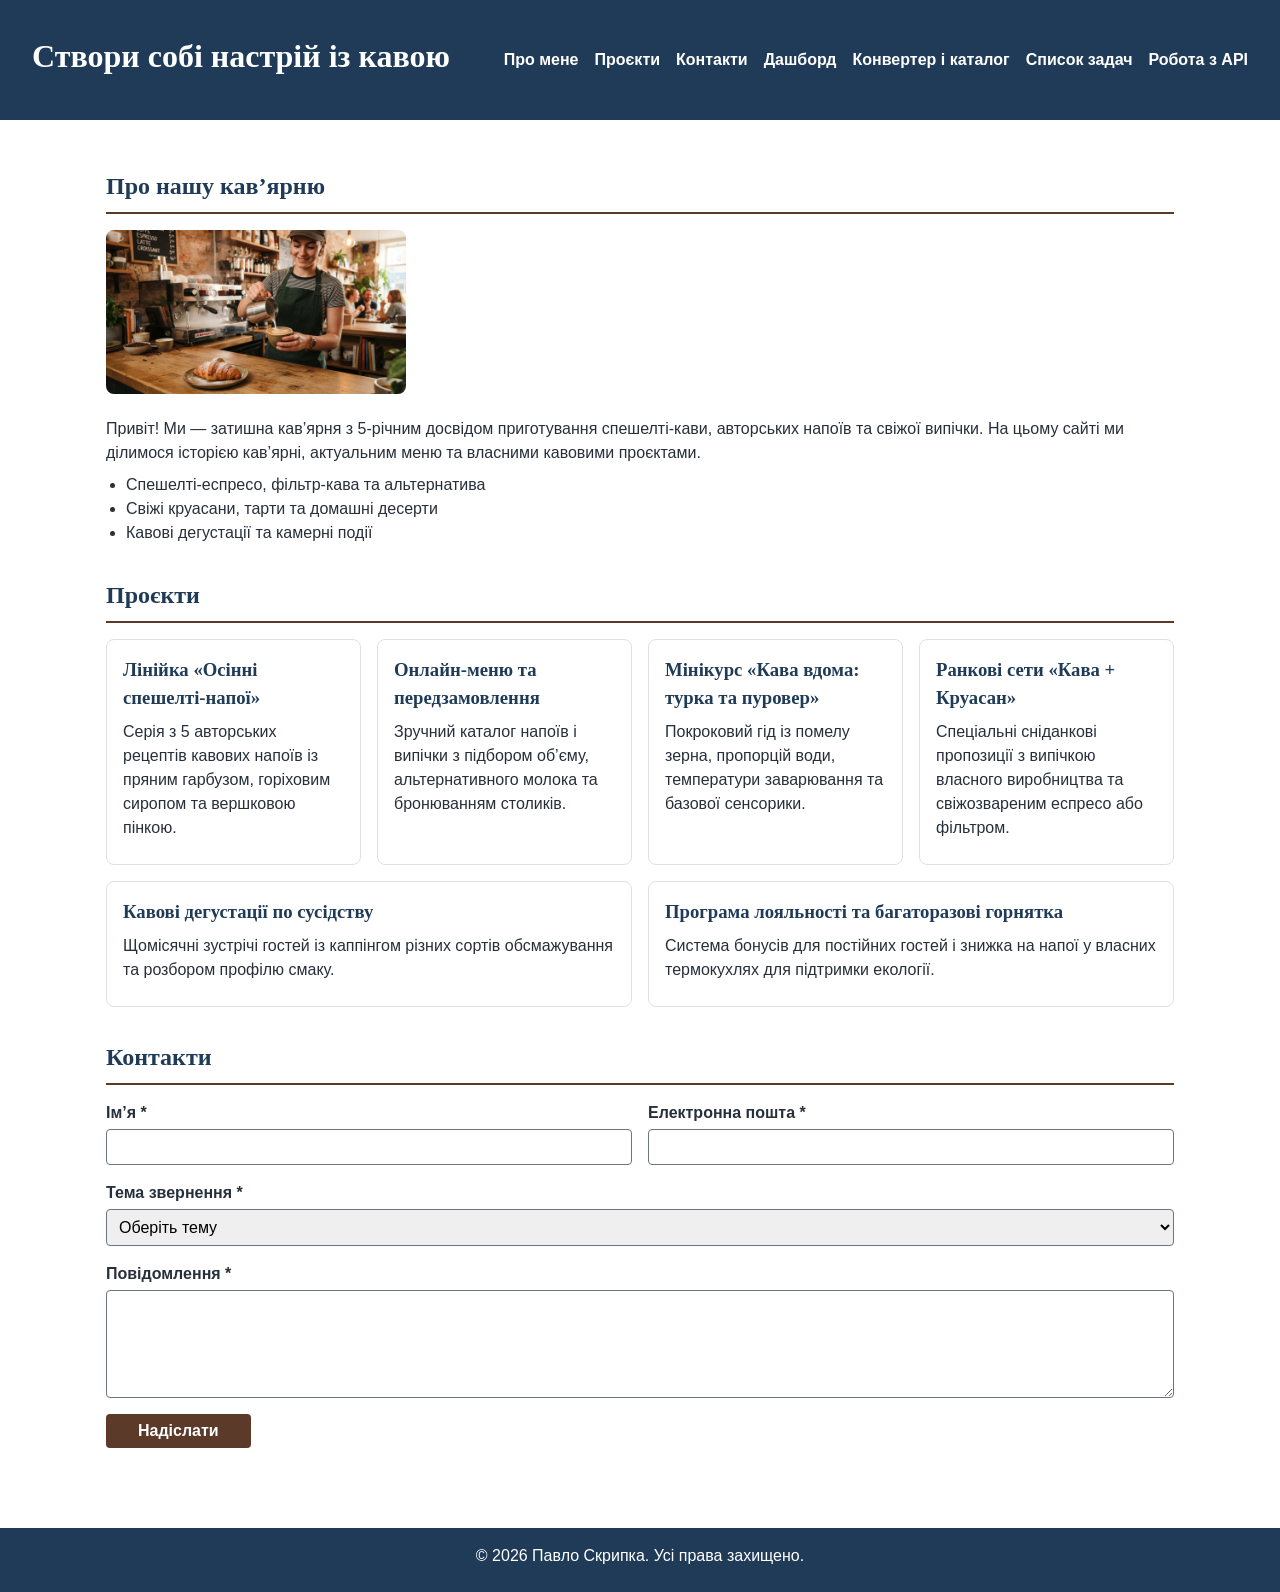
<file: index.html>
<!DOCTYPE html>
<html lang="uk">
<head>
  <meta charset="UTF-8">
  <meta name="viewport" content="width=device-width, initial-scale=1.0">
  <title>Портфоліо - Кав’ярня по сусідству</title>
  <link rel="stylesheet" href="styles.css">
</head>
<body>
  <header>
    <h1>Створи собі настрій із кавою</h1>
    <nav>
      <a href="#about">Про мене</a>
      <a href="#projects">Проєкти</a>
      <a href="#contact">Контакти</a>
      <a href="dashboard.html">Дашборд</a>
      <a href="lab6.html">Конвертер і каталог</a>
      <a href="todo.html">Список задач</a>
      <a href="api.html">Робота з API</a>
    </nav>
  </header>

  <main>
    <section id="about">
      <h2>Про нашу кав’ярню</h2>
      <img src="Gemini_Generated_Image_p0v4amp0v4amp0v4.jpg"
        alt="Бариста кав’ярні готує спешелті-еспресо на професійній кавомашині"
        width="300">
      <p>
        Привіт! Ми — затишна кав’ярня з 5-річним досвідом
        приготування
        спешелті-кави, авторських напоїв та свіжої випічки. На
        цьому
        сайті ми ділимося історією кав’ярні, актуальним меню та власними
        кавовими проєктами.
      </p>
      <ul>
        <li>Спешелті-еспресо, фільтр-кава та альтернатива</li>
        <li>Свіжі круасани, тарти та домашні десерти</li>
        <li>Кавові дегустації та камерні події</li>
      </ul>
    </section>

    <section id="projects">
      <h2>Проєкти</h2>
      <div class="projects-list">
        <article>
          <h3>Лінійка «Осінні спешелті-напої»</h3>
          <p>Серія з 5 авторських рецептів кавових напоїв із
            пряним гарбузом, горіховим сиропом та вершковою пінкою.</p>
        </article>
        <article>
          <h3>Онлайн-меню та передзамовлення</h3>
          <p>Зручний каталог напоїв і випічки з підбором об’єму,
            альтернативного молока та бронюванням столиків.</p>
        </article>
        <article>
          <h3>Мінікурс «Кава вдома: турка та пуровер»</h3>
          <p>Покроковий гід із помелу зерна, пропорцій води,
            температури заварювання та базової сенсорики.</p>
        </article>
        <article>
          <h3>Ранкові сети «Кава + Круасан»</h3>
          <p>Спеціальні сніданкові пропозиції з випічкою власного
            виробництва та свіжозвареним еспресо або фільтром.</p>
        </article>
        <article>
          <h3>Кавові дегустації по сусідству</h3>
          <p>Щомісячні зустрічі гостей із каппінгом різних сортів
            обсмажування та розбором профілю смаку.</p>
        </article>
        <article>
          <h3>Програма лояльності та багаторазові горнятка</h3>
          <p>Система бонусів для постійних гостей і знижка на напої
            у власних термокухлях для підтримки екології.</p>
        </article>
      </div>
    </section>

    <section id="contact">
      <h2>Контакти</h2>
      <form action="#" method="post">
        <div class="form-row">
          <div>
            <label for="name">Ім’я *</label>
            <input type="text" id="name" name="name"
              required minlength="2" maxlength="50">
          </div>
          <div>
            <label for="email">Електронна пошта *</label>
            <input type="email" id="email" name="email" required>
          </div>
        </div>
        <label for="topic">Тема звернення *</label>
        <select id="topic" name="topic" required>
          <option value="" disabled selected>Оберіть тему</option>
          <option value="general">Загальне питання</option>
          <option value="work">Замовлення напоїв / Бронювання столика</option>
          <option value="coop">Пропозиція співпраці або постачання</option>
        </select>
        <label for="message">Повідомлення *</label>
        <textarea id="message" name="message"
          required maxlength="500"
          rows="5"></textarea>
        <button type="submit">Надіслати</button>
      </form>
    </section>
  </main>

  <footer>
    <p>&copy; 2026 Павло Скрипка. Усі права захищено.</p>
  </footer>
</body>
</html>
</file>
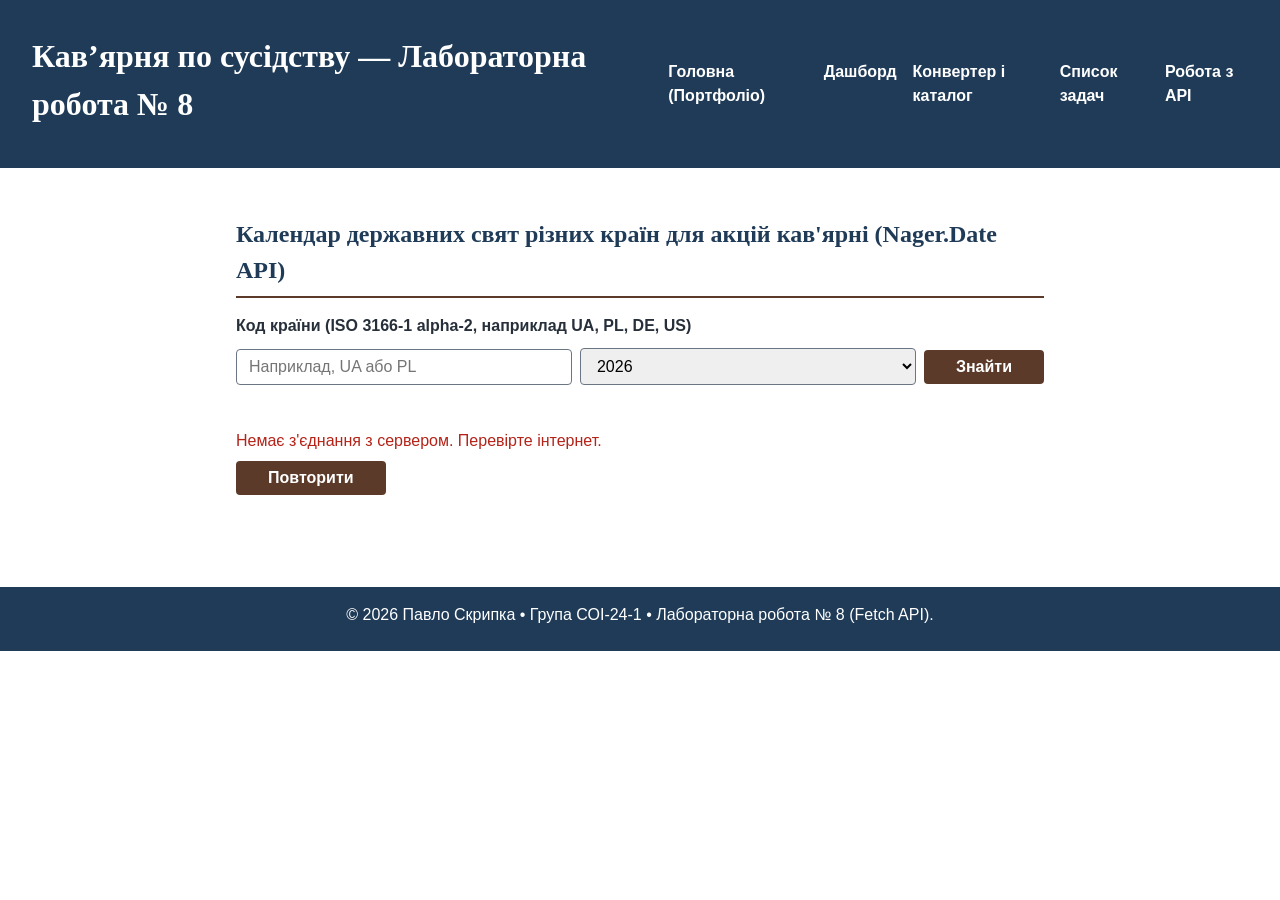
<file: api.html>
<!DOCTYPE html>
<html lang="uk">
<head>
  <meta charset="UTF-8" />
  <meta name="viewport" content="width=device-width, initial-scale=1.0" />
  <title>REST API через Fetch — Календар свят для акцій кав'ярні (ЛР8)</title>
  <link rel="stylesheet" href="styles.css" />
  <link rel="stylesheet" href="api.css" />
  <script src="api.js" defer></script>
</head>
<body>
  <header>
    <h1>Кав’ярня по сусідству — Лабораторна робота № 8</h1>
    <nav>
      <a href="index.html">Головна (Портфоліо)</a>
      <a href="dashboard.html">Дашборд</a>
      <a href="lab6.html">Конвертер і каталог</a>
      <a href="todo.html">Список задач</a>
      <a href="api.html">Робота з АРІ</a>
    </nav>
  </header>

  <main class="app">
    <section id="api-section">
      <h2 id="app-title">Календар державних свят різних країн для акцій кав'ярні (Nager.Date API)</h2>

      <form id="search-form" novalidate>
        <label for="query-input" id="query-label">Код країни (ISO 3166-1 alpha-2, наприклад UA, PL, DE, US)</label>
        <input
          id="query-input"
          type="search"
          maxlength="10"
          autocomplete="off"
          placeholder="Наприклад, UA або PL"
        />
        <select id="year-select" aria-label="Рік свят">
          <option value="2026" selected>2026</option>
          <option value="2025">2025</option>
          <option value="2027">2027</option>
        </select>
        <button type="submit" id="submit-btn">Знайти</button>
      </form>

      <p id="form-error" class="error" role="alert"></p>

      <!-- Контейнер для додаткової функції Г (Обране в localStorage) -->
      <div id="favorites-box" class="favorites-box" hidden>
        <h3>Обране для акцій кав'ярні</h3>
        <ul id="favorites-list" class="places"></ul>
      </div>

      <!-- Область відображення станів loading / empty / error -->
      <div id="status" role="status" aria-live="polite"></div>

      <!-- Проміжний список вибору -->
      <ul id="places" class="places"></ul>

      <!-- Основний контейнер результатів з АРІ -->
      <section id="result" aria-live="polite"></section>

      <div class="pagination-box">
        <button type="button" id="load-more-btn" hidden>Показати ще</button>
      </div>
    </section>
  </main>

  <footer>
    <p>&copy; 2026 Павло Скрипка • Група СОІ-24-1 • Лабораторна робота № 8 (Fetch API).</p>
  </footer>
</body>
</html>
</file>
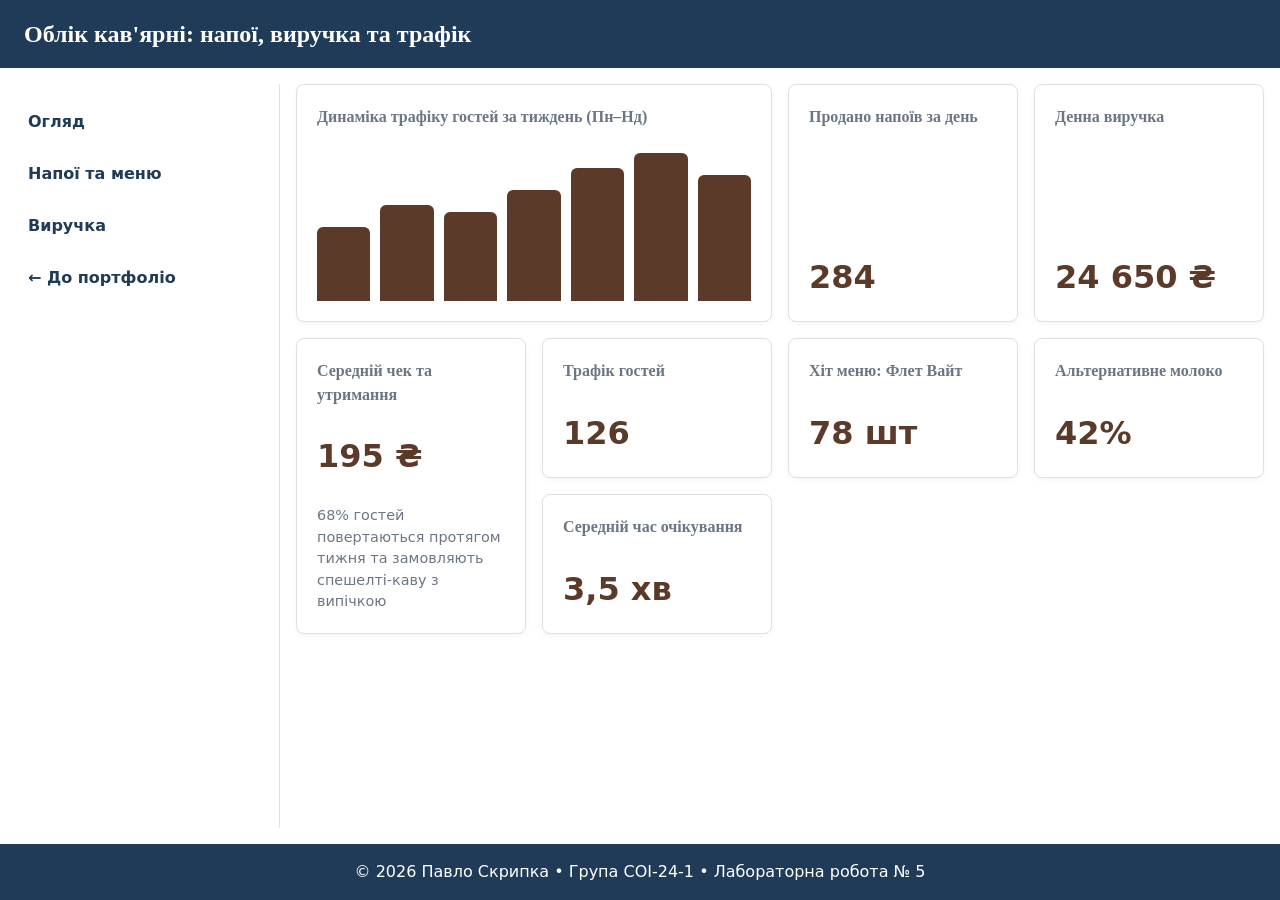
<file: dashboard.html>
<!DOCTYPE html>
<html lang="uk">
<head>
  <meta charset="UTF-8">
  <meta name="viewport" content="width=device-width, initial-scale=1.0">
  <title>Дашборд — Облік кав'ярні: напої, виручка та трафік</title>
  <link rel="stylesheet" href="styles.css">
  <link rel="stylesheet" href="dashboard.css">
</head>
<body>
  <div class="layout">
    <header class="layout_header">
      <h1>Облік кав'ярні: напої, виручка та трафік</h1>
    </header>

    <aside class="layout_sidebar">
      <nav aria-label="Розділи дашборду">
        <ul>
          <li><a href="#">Огляд</a></li>
          <li><a href="#">Напої та меню</a></li>
          <li><a href="#">Виручка</a></li>
          <li><a href="index.html">← До портфоліо</a></li>
        </ul>
      </nav>
    </aside>

    <main class="layout_main">
      <section class="cards" aria-label="Ключові показники">
        <article class="card card--wide">
          <h2>Динаміка трафіку гостей за тиждень (Пн–Нд)</h2>
          <div class="chart" role="img" aria-label="Стовпчикова діаграма трафіку за сім днів">
            <span style="--h: 50%" title="Понеділок: 50%"></span>
            <span style="--h: 65%" title="Вівторок: 65%"></span>
            <span style="--h: 60%" title="Середа: 60%"></span>
            <span style="--h: 75%" title="Четвер: 75%"></span>
            <span style="--h: 90%" title="П'ятниця: 90%"></span>
            <span style="--h: 100%" title="Субота: 100%"></span>
            <span style="--h: 85%" title="Неділя: 85%"></span>
          </div>
        </article>

        <article class="card">
          <h2>Продано напоїв за день</h2>
          <p class="card_value">284</p>
        </article>

        <article class="card">
          <h2>Денна виручка</h2>
          <p class="card_value">24 650 ₴</p>
        </article>

        <article class="card card--tall">
          <h2>Середній чек та утримання</h2>
          <p class="card_value">195 ₴</p>
          <p class="card_note">68% гостей повертаються протягом тижня та замовляють спешелті-каву з випічкою</p>
        </article>

        <article class="card">
          <h2>Трафік гостей</h2>
          <p class="card_value">126</p>
        </article>

        <article class="card">
          <h2>Хіт меню: Флет Вайт</h2>
          <p class="card_value">78 шт</p>
        </article>

        <article class="card">
          <h2>Альтернативне молоко</h2>
          <p class="card_value">42%</p>
        </article>

        <article class="card">
          <h2>Середній час очікування</h2>
          <p class="card_value">3,5 хв</p>
        </article>
      </section>
    </main>

    <footer class="layout_footer">
      <p>© 2026 Павло Скрипка • Група СОІ-24-1 • Лабораторна робота № 5</p>
    </footer>
  </div>
</body>
</html>
</file>
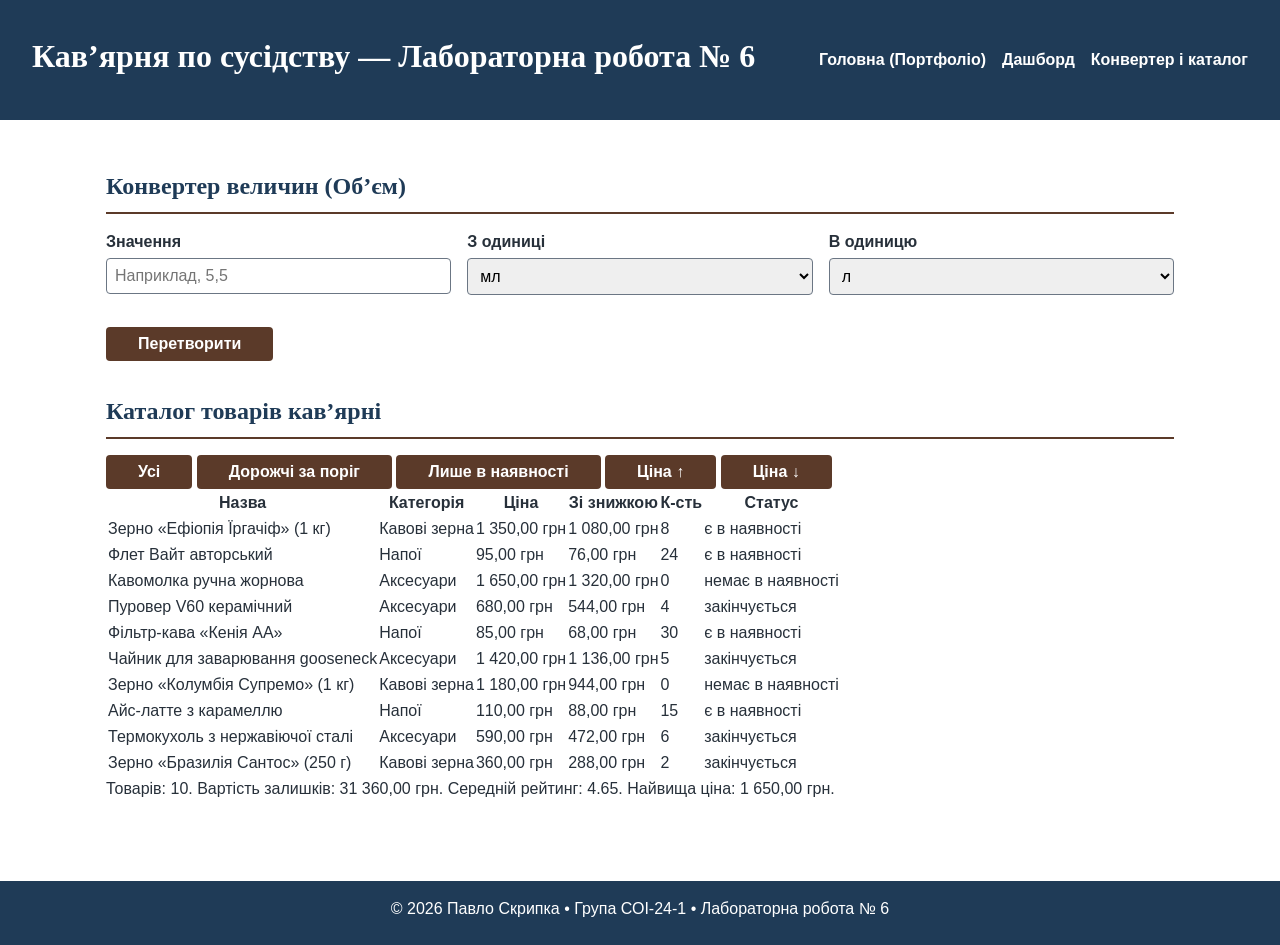
<file: lab6.html>
<!DOCTYPE html>
<html lang="uk">
<head>
  <meta charset="UTF-8" />
  <meta name="viewport" content="width=device-width, initial-scale=1.0" />
  <title>JavaScript: логіка та дані — Кав’ярня по сусідству (ЛР6)</title>
  <link rel="stylesheet" href="styles.css" />
  <script src="lab6.js" defer></script>
</head>
<body>
  <header>
    <h1>Кав’ярня по сусідству — Лабораторна робота № 6</h1>
    <nav>
      <a href="index.html">Головна (Портфоліо)</a>
      <a href="dashboard.html">Дашборд</a>
      <a href="lab6.html">Конвертер і каталог</a>
    </nav>
  </header>

  <main>
    <section id="converter-section" aria-labelledby="conv-title">
      <h2 id="conv-title">Конвертер величин (Об’єм)</h2>
      <form id="converter">
        <div class="form-row">
          <div>
            <label for="value">Значення</label>
            <input id="value" type="text" inputmode="decimal"
              placeholder="Наприклад, 5,5" />
          </div>
          <div>
            <label for="from">З одиниці</label>
            <select id="from"></select>
          </div>
          <div>
            <label for="to">В одиницю</label>
            <select id="to"></select>
          </div>
        </div>
        <button type="submit">Перетворити</button>
      </form>
      <p id="conv-result" role="status"></p>
    </section>

    <section id="catalog-section" aria-labelledby="data-title">
      <h2 id="data-title">Каталог товарів кав’ярні</h2>
      <div class="toolbar">
        <button type="button" data-action="all">Усі</button>
        <button type="button" data-action="expensive">Дорожчі за поріг</button>
        <button type="button" data-action="available">Лише в наявності</button>
        <button type="button" data-action="sort-asc">Ціна ↑</button>
        <button type="button" data-action="sort-desc">Ціна ↓</button>
      </div>
      <div class="table-wrap">
        <table>
          <thead>
            <tr>
              <th>Назва</th>
              <th>Категорія</th>
              <th>Ціна</th>
              <th>Зі знижкою</th>
              <th>К-сть</th>
              <th>Статус</th>
            </tr>
          </thead>
          <tbody id="products-body"></tbody>
        </table>
      </div>
      <p id="summary"></p>
    </section>
  </main>

  <footer>
    <p>&copy; 2026 Павло Скрипка • Група СОІ-24-1 • Лабораторна робота № 6</p>
  </footer>
</body>
</html>
</file>
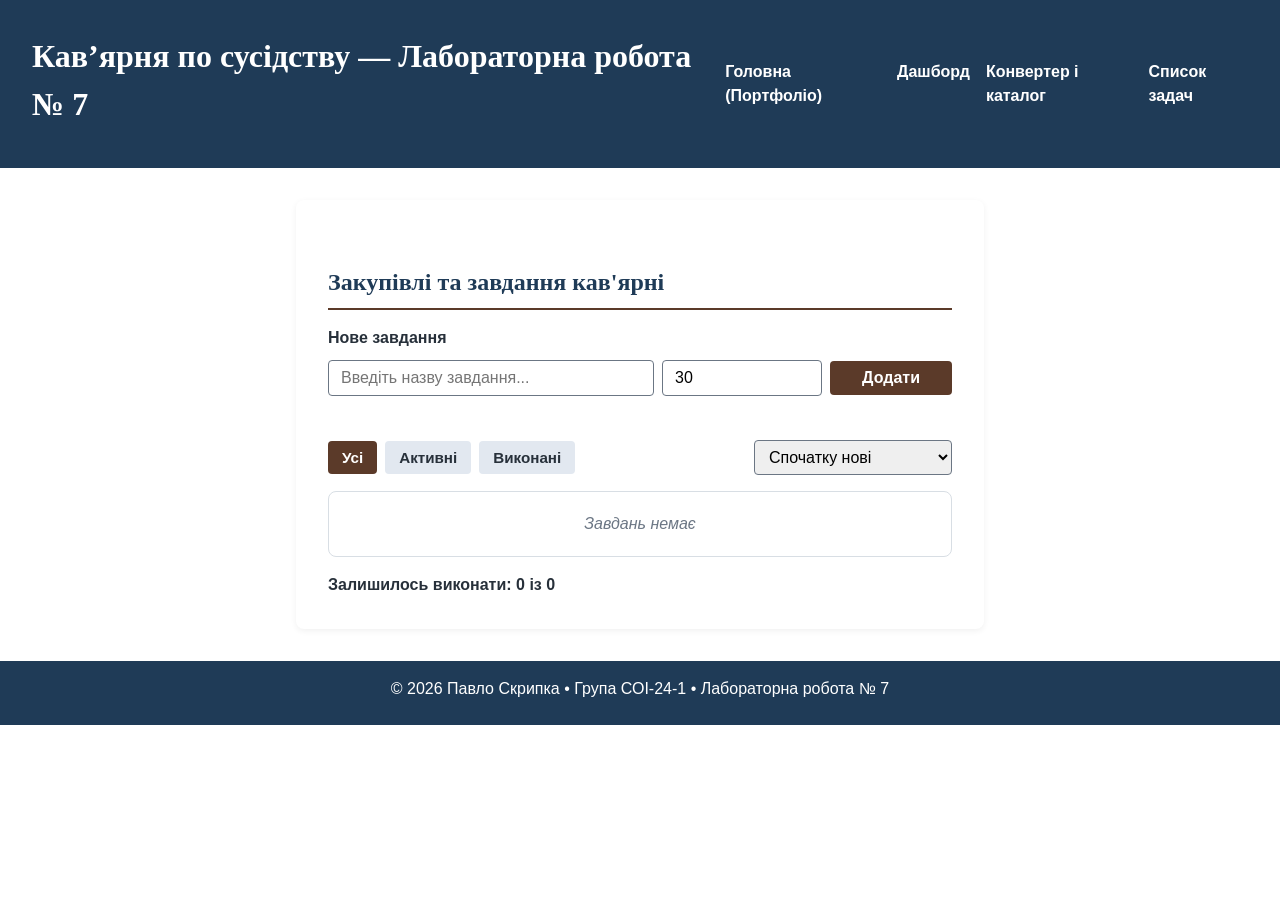
<file: todo.html>
<!DOCTYPE html>
<html lang="uk">
<head>
  <meta charset="UTF-8" />
  <meta name="viewport" content="width=device-width, initial-scale=1.0" />
  <title>To-Do List — Закупівлі та завдання кав'ярні (ЛР7)</title>
  <link rel="stylesheet" href="styles.css" />
  <link rel="stylesheet" href="todo.css" />
  <script src="todo.js" defer></script>
</head>
<body>
  <header>
    <h1>Кав’ярня по сусідству — Лабораторна робота № 7</h1>
    <nav>
      <a href="index.html">Головна (Портфоліо)</a>
      <a href="dashboard.html">Дашборд</a>
      <a href="lab6.html">Конвертер і каталог</a>
      <a href="todo.html">Список задач</a>
    </nav>
  </header>

  <main class="todo">
    <section class="todo-card">
      <h2>Закупівлі та завдання кав'ярні</h2>

      <form id="todo-form" novalidate>
        <label for="todo-text">Нове завдання</label>
        <input id="todo-text" type="text" maxlength="100"
          autocomplete="off" placeholder="Введіть назву завдання..." />
        <input id="todo-minutes" type="number" min="5" max="480" step="5"
          value="30" placeholder="Час, хв" aria-label="Оцінка часу у хвилинах" />
        <button type="submit">Додати</button>
      </form>

      <p id="form-error" class="error" role="alert"></p>

      <div class="todo-controls">
        <div class="filters" role="group" aria-label="Фільтр завдань">
          <button type="button" data-filter="all" class="is-active">Усі</button>
          <button type="button" data-filter="active">Активні</button>
          <button type="button" data-filter="done">Виконані</button>
        </div>

        <select id="todo-sort" aria-label="Сортування завдань">
          <option value="newest" selected>Спочатку нові</option>
          <option value="oldest">Спочатку старі</option>
          <option value="az">За алфавітом (А→Я)</option>
        </select>
      </div>

      <ul id="todo-list"></ul>
      <p id="todo-counter" aria-live="polite"></p>
    </section>
  </main>

  <footer>
    <p>&copy; 2026 Павло Скрипка • Група СОІ-24-1 • Лабораторна робота № 7</p>
  </footer>
</body>
</html>
</file>
<file: styles.css>
/* 1. Базове скидання стилів (CSS Reset) */
* {
  box-sizing: border-box;
  margin: 0;
  padding: 0;
}

/* 2. Оголошення глобальних CSS-змінних */
:root {
  --color-primary: #1f3b57;
  --color-accent: #5B3A29;
  --color-bg: #ffffff;
  --color-text: #27303a;
  --color-muted: #6b7684;
  --color-border: #e0e0e0;
  --font-heading: Georgia, serif;
  --spacing-sm: 8px;
  --spacing-md: 16px;
  --spacing-lg: 32px;
  --radius: 8px;
}

/* 3. Базові стилі сторінки та макета */
body {
  font-family: "Segoe UI", Arial, sans-serif;
  line-height: 1.5;
  background-color: var(--color-bg);
  color: var(--color-text);
}

main {
  max-width: 1100px;
  margin: 0 auto;
  padding: var(--spacing-md);
}

section {
  margin-bottom: var(--spacing-lg);
}

p {
  margin-bottom: var(--spacing-sm);
}

ul, ol {
  padding-left: 20px;
  margin-bottom: var(--spacing-md);
}

img {
  max-width: 100%;
  height: auto;
  border-radius: var(--radius);
  margin-bottom: var(--spacing-md);
}

footer {
  background-color: var(--color-primary);
  color: white;
  text-align: center;
  padding: var(--spacing-md);
  margin-top: var(--spacing-lg);
}

/* 4. Шапка (header) та навігація (nav) */
header {
  background-color: var(--color-primary);
  color: white;
  padding: var(--spacing-lg);
  display: flex;
  flex-direction: column;
  gap: var(--spacing-sm);
}

nav {
  display: flex;
  flex-direction: column;
  gap: var(--spacing-sm);
}

nav a {
  color: white;
  text-decoration: none;
  font-weight: bold;
  transition: color 0.2s ease;
}

nav a:hover {
  color: white;
  text-decoration: underline;
}

nav a:focus {
  outline: 2px dashed var(--color-accent);
  outline-offset: 4px;
}

/* 5. Типографіка заголовків */
h1, h2, h3 {
  font-family: var(--font-heading);
  color: var(--color-primary);
}

header h1 {
  color: white;
  margin-bottom: var(--spacing-sm);
}

h2 {
  margin-top: var(--spacing-lg);
  margin-bottom: var(--spacing-md);
  border-bottom: 2px solid var(--color-accent);
  padding-bottom: var(--spacing-sm);
}

h3 {
  margin-bottom: var(--spacing-sm);
}

/* 6. Стилізування форми зворотного зв'язку */
form br {
  display: none;
}

label {
  display: block;
  margin-bottom: 4px;
  font-weight: bold;
}

input, select, textarea {
  display: block;
  width: 100%;
  max-width: 100%;
  padding: var(--spacing-sm);
  margin-bottom: var(--spacing-md);
  border: 1px solid var(--color-muted);
  border-radius: 4px;
  font-family: inherit;
  font-size: 16px;
  transition: border-color 0.2s ease;
}

input:focus, select:focus, textarea:focus {
  border-color: var(--color-accent);
  outline: none;
}

.form-row {
  display: flex;
  flex-direction: column;
  gap: var(--spacing-md);
  margin-bottom: var(--spacing-md);
}

.form-row input {
  margin-bottom: 0;
}

button {
  background-color: var(--color-accent);
  color: white;
  border: none;
  padding: var(--spacing-sm) var(--spacing-lg);
  border-radius: 4px;
  font-family: inherit;
  font-size: 16px;
  font-weight: bold;
  cursor: pointer;
  transition: opacity 0.2s ease;
}

button:hover {
  opacity: 0.85;
}

/* 7. Картки проєктів */
.projects-list {
  display: flex;
  flex-wrap: wrap;
  gap: var(--spacing-md);
}

#projects article {
  flex: 1 1 250px;
  background-color: var(--color-bg);
  border: 1px solid var(--color-border);
  border-radius: var(--radius);
  padding: var(--spacing-md);
  transition: box-shadow 0.2s ease;
}

#projects article:hover {
  box-shadow: 0 4px 12px rgba(0, 0, 0, 0.1);
}

/* 8. Адаптивна перебудова для планшетів і десктопів (варіант 9: 768px) */
@media (min-width: 768px) {
  header {
    flex-direction: row;
    justify-content: space-between;
    align-items: center;
  }

  nav {
    flex-direction: row;
    gap: var(--spacing-md);
  }

  .form-row {
    flex-direction: row;
  }

  .form-row > div {
    flex: 1;
  }
}
</file>
<file: api.css>
.app {
  max-width: 840px;
  margin: 0 auto;
  padding: 16px;
}

#search-form {
  display: flex;
  flex-wrap: wrap;
  gap: 8px;
  align-items: center;
  margin-top: 12px;
}

#search-form label {
  flex-basis: 100%;
  font-weight: 600;
  margin-bottom: 2px;
}

#search-form input,
#search-form select {
  flex: 1 1 220px;
  max-width: none;
  padding: 8px 12px;
  margin-bottom: 0;
}

#year-select {
  flex: 0 1 130px;
  width: auto;
}

.error {
  color: #b42318;
  font-weight: 600;
  min-height: 1.5em;
  margin: 8px 0;
}

#status {
  margin: 12px 0;
  min-height: 1.5em;
  font-weight: 500;
}

#status p {
  margin: 0 0 8px;
  color: #b42318;
}

.places {
  list-style: none;
  margin: 0 0 16px;
  padding: 0;
  display: grid;
  gap: 8px;
}

.places li {
  margin: 0;
}

.places button {
  width: 100%;
  text-align: left;
  padding: 8px 12px;
}

#result {
  margin-top: 16px;
}

.days {
  list-style: none;
  margin: 12px 0;
  padding: 0;
  display: grid;
  gap: 6px;
}

.days li {
  padding: 8px 12px;
  background-color: #ffffff;
  border: 1px solid #e0e0e0;
  border-radius: 6px;
}

/* Універсальна сітка карток */
.api-grid {
  display: grid;
  grid-template-columns: repeat(auto-fill, minmax(220px, 1fr));
  gap: 16px;
  margin-top: 12px;
}

.api-card {
  background-color: #ffffff;
  border: 1px solid #e0e0e0;
  border-radius: 8px;
  padding: 12px;
  display: flex;
  flex-direction: column;
  gap: 8px;
}

.api-card .holiday-date {
  font-weight: 700;
  color: var(--color-accent, #5B3A29);
}

.api-card .holiday-name {
  font-weight: 600;
  margin: 0;
}

.api-card .holiday-meta {
  font-size: 0.9rem;
  color: #475569;
  margin: 0;
}

.api-card img {
  width: 100%;
  height: 180px;
  object-fit: cover;
  border-radius: 6px;
  background-color: #f1f5f9;
}

.favorites-box {
  margin: 12px 0;
  padding: 12px;
  background-color: #f8fafc;
  border: 1px solid #cbd5e1;
  border-radius: 8px;
}

.pagination-box {
  margin-top: 16px;
  text-align: center;
}
</file>
<file: dashboard.css>
*,
*::before,
*::after {
  box-sizing: border-box;
}

body {
  margin: 0;
  background-color: var(--color-bg, #f4f6f8);
  color: var(--color-text, #212529);
  font-family: var(--font-main, system-ui, sans-serif);
}

/* Каркас сторінки (Mobile-First) */
.layout {
  display: grid;
  grid-template-columns: 1fr;
  grid-template-rows: auto auto 1fr auto;
  grid-template-areas:
    "header"
    "sidebar"
    "main"
    "footer";
  min-height: 100vh;
  gap: 16px;
}

.layout_header {
  grid-area: header;
}

.layout_sidebar {
  grid-area: sidebar;
}

.layout_main {
  grid-area: main;
  max-width: none;
  margin: 0;
  padding: 0 16px 16px;
}

.layout_footer {
  grid-area: footer;
  margin-top: 0;
}

.layout_header,
.layout_footer {
  background-color: var(--color-primary, #1f3b57);
  color: #ffffff;
  padding: 16px 24px;
}

.layout_header h1 {
  margin: 0;
  font-size: 1.5rem;
  color: #ffffff;
}

.layout_footer p {
  margin: 0;
}

/* Бічна панель та вкладена сітка меню */
.layout_sidebar {
  background-color: #ffffff;
  padding: 16px;
  border-bottom: 1px solid var(--color-border, #e0e0e0);
}

.layout_sidebar nav {
  display: block;
}

.layout_sidebar ul {
  display: grid;
  grid-template-columns: repeat(2, 1fr);
  gap: 8px;
  margin: 0;
  padding: 0;
  list-style: none;
}

.layout_sidebar a {
  display: block;
  padding: 10px 12px;
  border-radius: 6px;
  color: var(--color-primary, #1f3b57);
  font-weight: 600;
  text-decoration: none;
  background-color: var(--color-bg, #f4f6f8);
  transition: background-color 0.2s ease, color 0.2s ease;
}

.layout_sidebar a:hover,
.layout_sidebar a:focus {
  background-color: var(--color-accent, #5B3A29);
  color: #ffffff;
  outline: none;
}

/* Сітка карток показників */
.cards {
  display: grid;
  grid-template-columns: 1fr;
  gap: 16px;
  margin: 0;
}

.card {
  background-color: #ffffff;
  border: 1px solid var(--color-border, #e0e0e0);
  border-radius: var(--radius, 8px);
  padding: 20px;
  box-shadow: 0 2px 6px rgba(0, 0, 0, 0.04);
  display: flex;
  flex-direction: column;
  justify-content: space-between;
}

.card h2 {
  margin: 0 0 12px;
  padding: 0;
  border-bottom: none;
  font-size: 1rem;
  color: #6b7684;
}

.card_value {
  margin: 0;
  font-size: 2rem;
  font-weight: 700;
  color: var(--color-accent, #5B3A29);
}

.card_note {
  margin: 12px 0 0;
  font-size: 0.9rem;
  color: #6b7684;
}

/* Стовпчикова діаграма на CSS Grid */
.chart {
  display: grid;
  grid-template-columns: repeat(7, 1fr);
  align-items: end;
  gap: 10px;
  height: 160px;
  padding-top: 12px;
}

.chart span {
  height: var(--h);
  background-color: var(--color-accent, #5B3A29);
  border-radius: 6px 6px 0 0;
  transition: opacity 0.2s ease;
}

.chart span:hover {
  opacity: 0.8;
}

/* Планшетний брейкпоінт (варіант 9: 850px, бічна панель ліворуч) */
@media (min-width: 850px) {
  .layout {
    grid-template-columns: 240px 1fr;
    grid-template-rows: auto 1fr auto;
    grid-template-areas:
      "header header"
      "sidebar main"
      "footer footer";
  }

  .layout_sidebar {
    border-bottom: none;
    border-right: 1px solid var(--color-border, #e0e0e0);
  }

  .layout_main {
    padding: 0 16px 16px 0;
  }

  .layout_sidebar ul {
    grid-template-columns: 1fr;
  }

  .cards {
    grid-template-columns: repeat(auto-fit, minmax(200px, 1fr));
    grid-auto-rows: minmax(140px, auto);
    grid-auto-flow: dense;
  }

  .card--wide {
    grid-column: span 2;
  }

  .card--tall {
    grid-row: span 2;
  }
}

/* Десктопний брейкпоінт (варіант 9: 1200px, бічна панель ліворуч) */
@media (min-width: 1200px) {
  .layout {
    max-width: 1400px;
    margin-inline: auto;
    grid-template-columns: 280px 1fr;
  }

  .cards {
    grid-template-columns: repeat(4, 1fr);
  }
}
</file>
<file: todo.css>
/* === Стилі компонента To-Do List (ЛР № 7) === */
.todo {
  max-width: 720px;
  margin: var(--spacing-lg, 24px) auto;
  padding: 0 var(--spacing-md, 16px);
}

.todo-card {
  background-color: var(--color-surface, #ffffff);
  padding: var(--spacing-lg, 24px);
  border-radius: 8px;
  box-shadow: 0 2px 6px rgba(0, 0, 0, 0.06);
}

/* Форма додавання завдання */
#todo-form {
  display: flex;
  flex-wrap: wrap;
  gap: 8px;
  align-items: center;
}

#todo-form label {
  flex-basis: 100%;
  font-weight: 600;
  margin-bottom: 2px;
}

#todo-form input[type="text"],
#todo-form input[type="date"],
#todo-form input[type="number"],
#todo-form select {
  margin-bottom: 0;
  padding: 8px 12px;
}

#todo-text {
  flex: 1 1 240px;
  max-width: none;
}

#todo-form select,
#todo-form input[type="date"],
#todo-form input[type="number"],
#todo-tag {
  flex: 0 1 160px;
  width: auto;
}

/* Повідомлення про помилку валідації */
.error {
  color: #b42318;
  font-weight: 600;
  min-height: 1.5em;
  margin: 8px 0;
}

/* Панель фільтрів та додаткових інструментів */
.todo-controls {
  display: flex;
  flex-wrap: wrap;
  justify-content: space-between;
  align-items: center;
  gap: 12px;
  margin: 12px 0 16px;
}

.filters {
  display: flex;
  flex-wrap: wrap;
  gap: 8px;
}

.filters button {
  background-color: #e2e8f0;
  color: var(--color-text, #1e293b);
  padding: 8px 14px;
  font-size: 0.95rem;
}

.filters button.is-active {
  background-color: var(--color-accent, #5B3A29);
  color: #ffffff;
}

/* Додаткові елементи керування (пошук, сортування, очищення, прогрес) */
#todo-sort,
#todo-search {
  width: auto;
  max-width: 220px;
  margin-bottom: 0;
  padding: 7px 10px;
}

#clear-done {
  background-color: #64748b;
  padding: 8px 14px;
  font-size: 0.9rem;
}

#todo-progress {
  width: 100%;
  height: 12px;
  margin-top: 8px;
  accent-color: var(--color-accent, #5B3A29);
}

/* Список завдань (CSS Grid) */
#todo-list {
  list-style: none;
  margin: 0 0 16px 0;
  padding: 0;
  display: grid;
  gap: 8px;
}

#todo-list li {
  display: flex;
  flex-wrap: wrap;
  align-items: center;
  gap: 10px;
  padding: 10px 12px;
  background-color: #ffffff;
  border: 1px solid #d8dee4;
  border-radius: 8px;
  margin-bottom: 0;
}

#todo-list input[type="checkbox"] {
  width: 18px;
  height: 18px;
  margin: 0;
  cursor: pointer;
  accent-color: var(--color-accent, #5B3A29);
}

#todo-list .text {
  flex: 1 1 180px;
  overflow-wrap: anywhere;
}

#todo-list .meta {
  font-size: 0.85rem;
  color: #475569;
  background-color: #f1f5f9;
  padding: 2px 8px;
  border-radius: 12px;
  white-space: nowrap;
}

#todo-list .edit-input {
  flex: 1 1 200px;
  max-width: none;
  margin-bottom: 0;
  padding: 6px 10px;
}

#todo-list li button {
  padding: 6px 12px;
  font-size: 0.85rem;
}

#todo-list li button[data-action="delete"],
#todo-list li button[data-action="cancel"] {
  background-color: #64748b;
}

#todo-list li.is-done .text {
  text-decoration: line-through;
  color: #6b7684;
}

#todo-list li.empty {
  color: #6b7684;
  justify-content: center;
  padding: 20px;
  font-style: italic;
}

#todo-counter {
  font-weight: 600;
  margin-bottom: 0;
}
</file>
